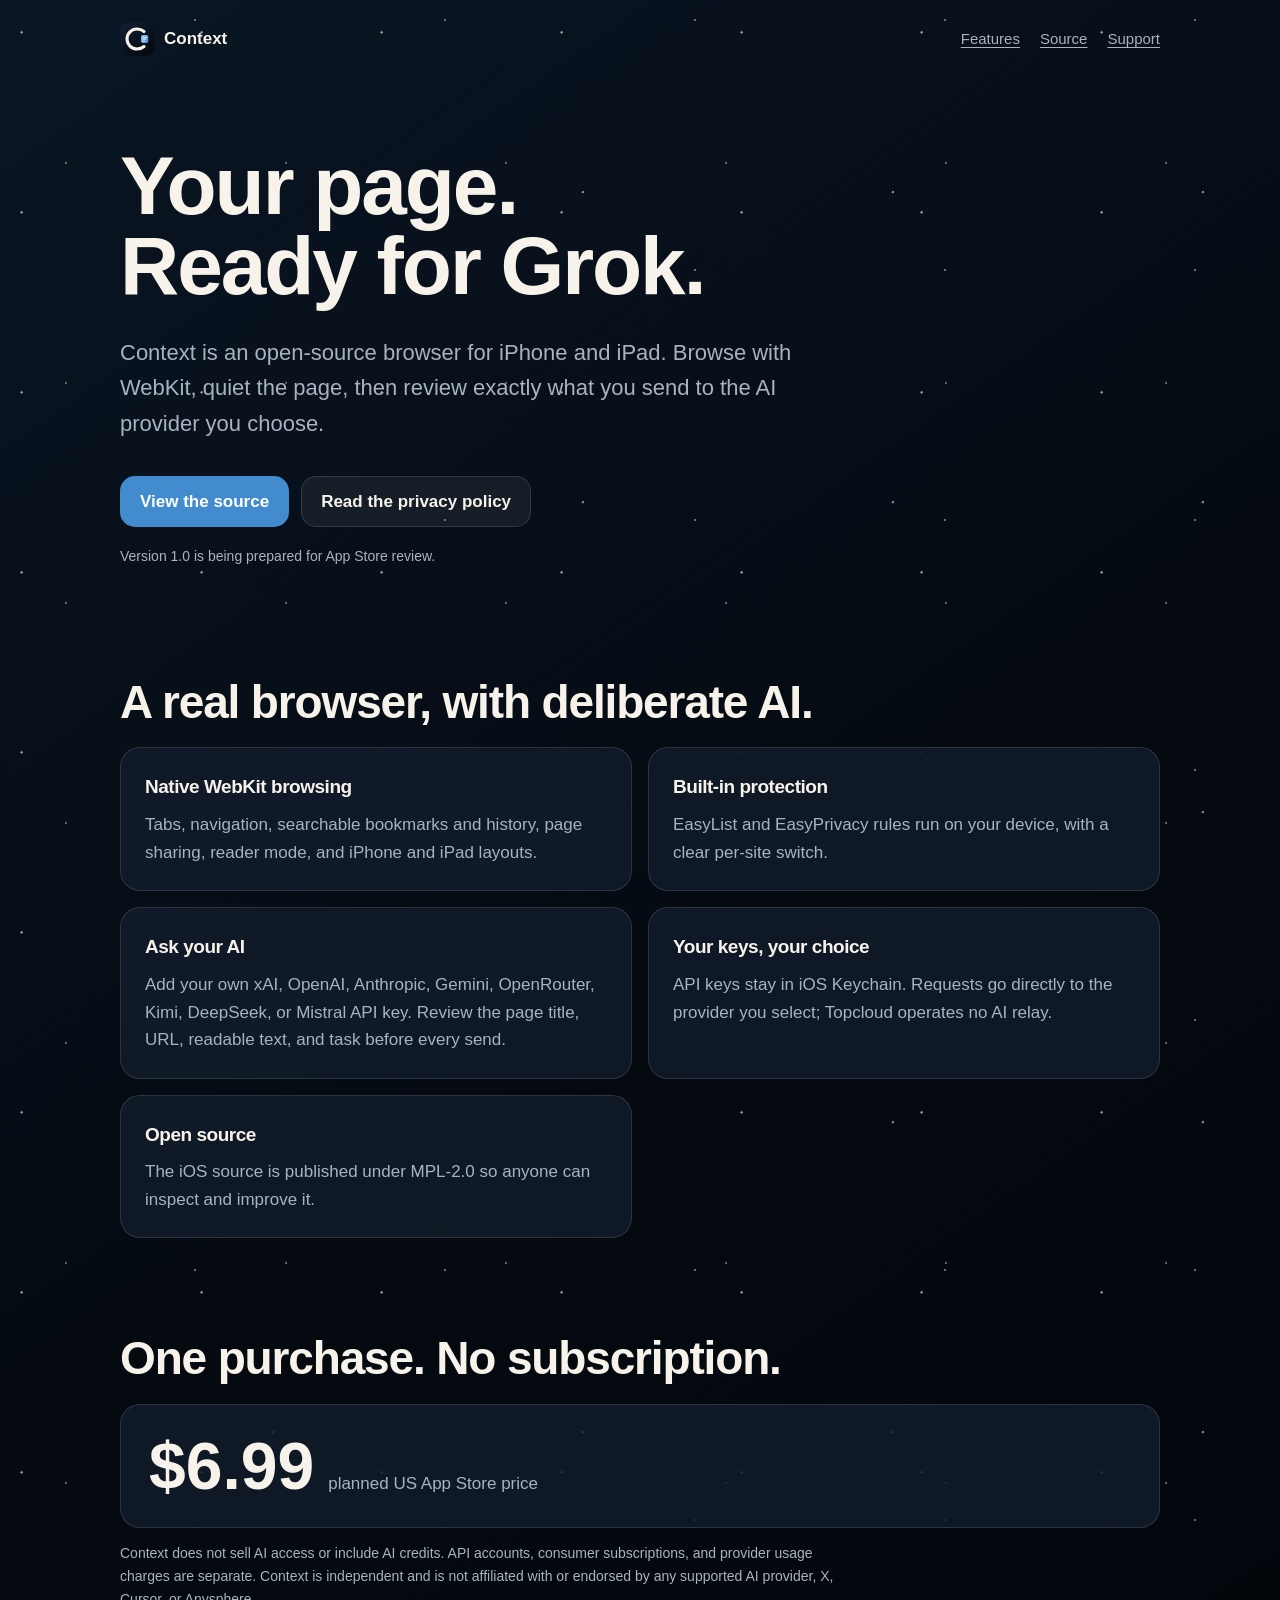
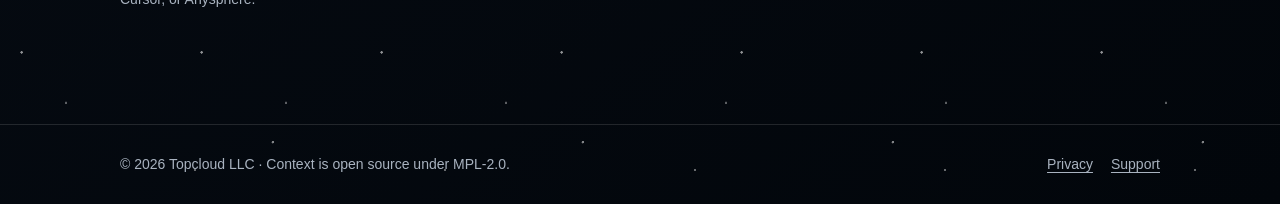
<file: site/index.html>
<!doctype html>
<html lang="en">
<head>
  <meta charset="utf-8">
  <meta name="viewport" content="width=device-width, initial-scale=1">
  <meta name="description" content="Context is an open-source AI browser for iPhone and iPad with on-device protection and bring-your-own provider keys.">
  <title>Context Browser</title>
  <link rel="icon" href="context-mark.svg" type="image/svg+xml">
  <link rel="stylesheet" href="styles.css">
</head>
<body>
  <nav class="wrap" aria-label="Primary">
    <a class="brand" href="./"><img src="context-mark.svg" alt="">Context</a>
    <div class="links">
      <a href="#features">Features</a>
      <a href="https://github.com/perron/context">Source</a>
      <a href="support/">Support</a>
    </div>
  </nav>

  <main class="wrap">
    <div class="hero">
      <h1>Your page.<br>Ready for Grok.</h1>
      <p class="lede">Context is an open-source browser for iPhone and iPad. Browse with WebKit, quiet the page, then review exactly what you send to the AI provider you choose.</p>
      <div class="actions">
        <a class="button" href="https://github.com/perron/context">View the source</a>
        <a class="button secondary" href="privacy/">Read the privacy policy</a>
      </div>
      <p class="status">Version 1.0 is being prepared for App Store review.</p>
    </div>

    <section id="features">
      <h2>A real browser, with deliberate AI.</h2>
      <div class="feature-list">
        <div class="feature"><h3>Native WebKit browsing</h3><p>Tabs, navigation, searchable bookmarks and history, page sharing, reader mode, and iPhone and iPad layouts.</p></div>
        <div class="feature"><h3>Built-in protection</h3><p>EasyList and EasyPrivacy rules run on your device, with a clear per-site switch.</p></div>
        <div class="feature"><h3>Ask your AI</h3><p>Add your own xAI, OpenAI, Anthropic, Gemini, OpenRouter, Kimi, DeepSeek, or Mistral API key. Review the page title, URL, readable text, and task before every send.</p></div>
        <div class="feature"><h3>Your keys, your choice</h3><p>API keys stay in iOS Keychain. Requests go directly to the provider you select; Topcloud operates no AI relay.</p></div>
        <div class="feature"><h3>Open source</h3><p>The iOS source is published under MPL-2.0 so anyone can inspect and improve it.</p></div>
      </div>
    </section>

    <section>
      <h2>One purchase. No subscription.</h2>
      <div class="price"><strong>$6.99</strong><span>planned US App Store price</span></div>
      <p class="fine">Context does not sell AI access or include AI credits. API accounts, consumer subscriptions, and provider usage charges are separate. Context is independent and is not affiliated with or endorsed by any supported AI provider, X, Cursor, or Anysphere.</p>
    </section>
  </main>

  <footer>
    <div class="wrap">
      <span>© 2026 Topcloud LLC · Context is open source under MPL-2.0.</span>
      <span class="legal"><a href="privacy/">Privacy</a><a href="support/">Support</a></span>
    </div>
  </footer>
</body>
</html>
</file>
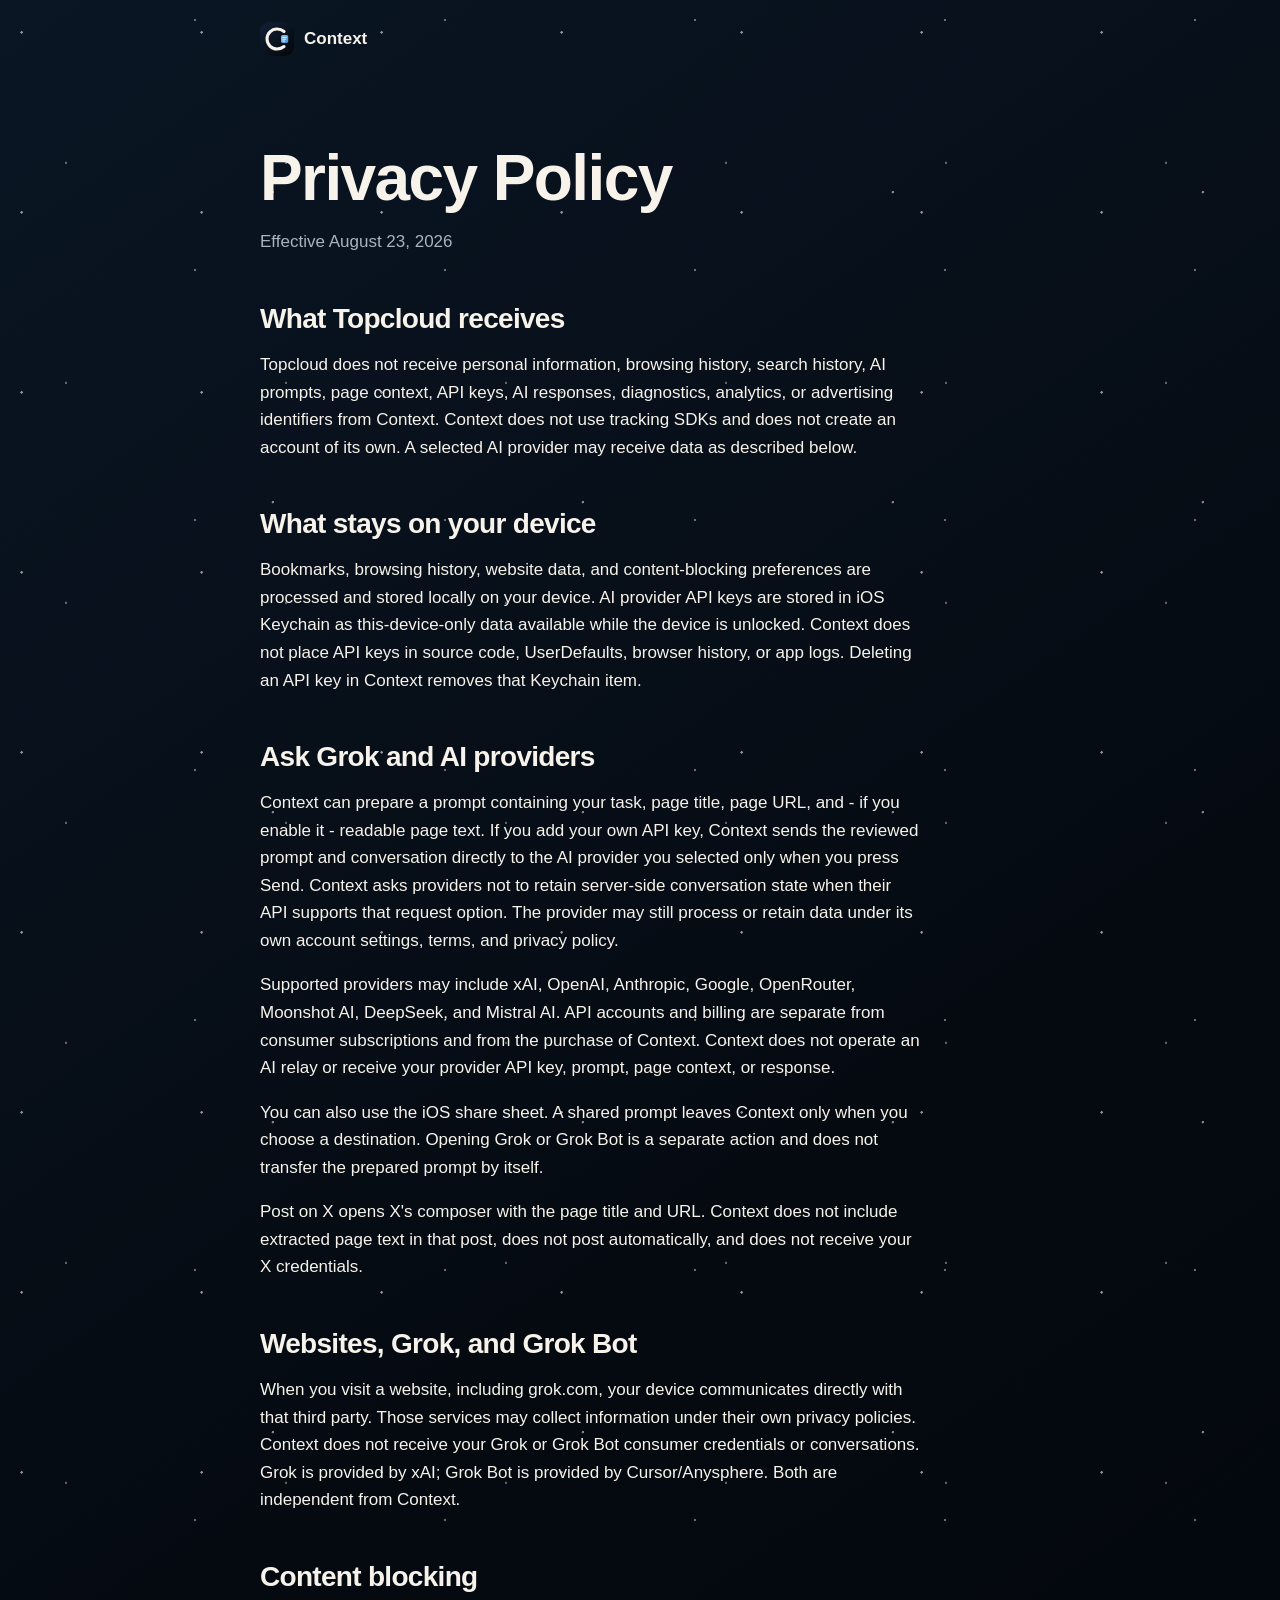
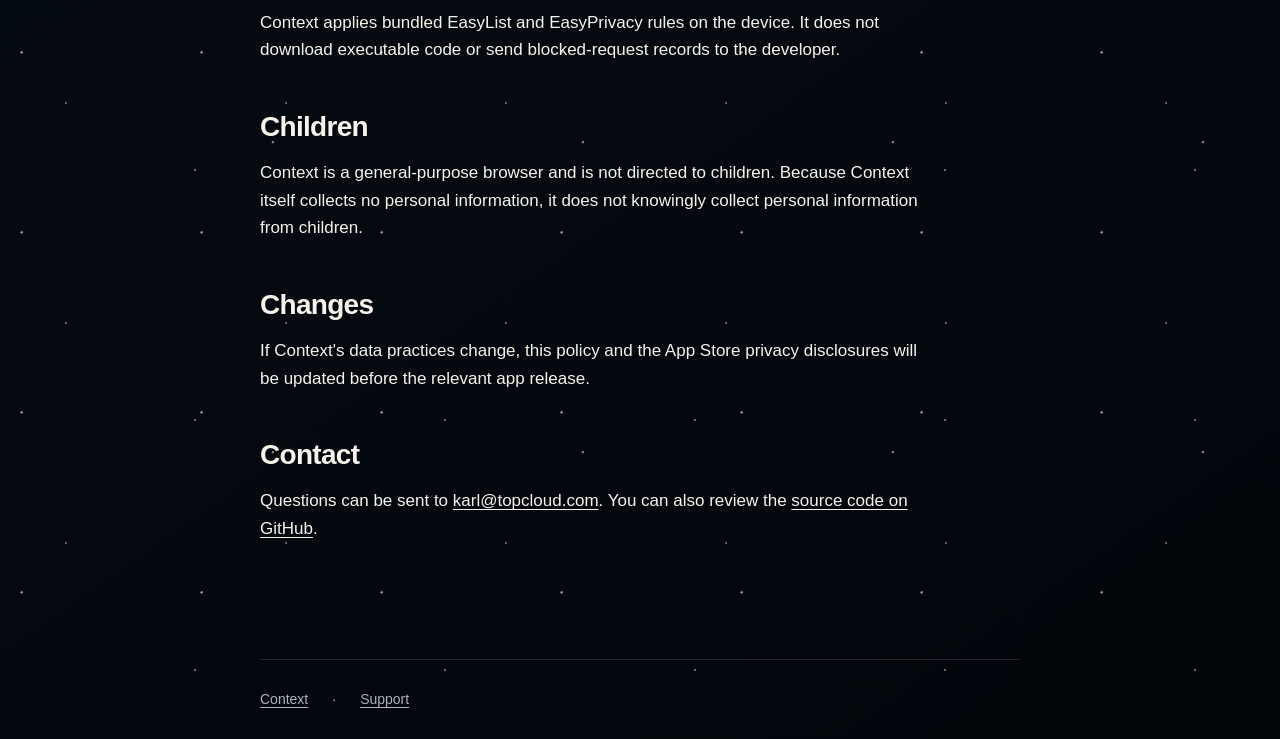
<file: site/privacy/index.html>
<!doctype html>
<html lang="en">
<head>
  <meta charset="utf-8">
  <meta name="viewport" content="width=device-width, initial-scale=1">
  <meta name="description" content="Privacy policy for the Context iOS browser.">
  <title>Privacy Policy · Context</title>
  <link rel="icon" href="../context-mark.svg" type="image/svg+xml">
  <link rel="stylesheet" href="../styles.css">
</head>
<body>
  <nav class="narrow"><a class="brand" href="../"><img src="../context-mark.svg" alt="">Context</a></nav>
  <main class="narrow article">
    <h1>Privacy Policy</h1>
    <p class="updated">Effective August 23, 2026</p>

    <h2>What Topcloud receives</h2>
    <p>Topcloud does not receive personal information, browsing history, search history, AI prompts, page context, API keys, AI responses, diagnostics, analytics, or advertising identifiers from Context. Context does not use tracking SDKs and does not create an account of its own. A selected AI provider may receive data as described below.</p>

    <h2>What stays on your device</h2>
    <p>Bookmarks, browsing history, website data, and content-blocking preferences are processed and stored locally on your device. AI provider API keys are stored in iOS Keychain as this-device-only data available while the device is unlocked. Context does not place API keys in source code, UserDefaults, browser history, or app logs. Deleting an API key in Context removes that Keychain item.</p>

    <h2>Ask Grok and AI providers</h2>
    <p>Context can prepare a prompt containing your task, page title, page URL, and - if you enable it - readable page text. If you add your own API key, Context sends the reviewed prompt and conversation directly to the AI provider you selected only when you press Send. Context asks providers not to retain server-side conversation state when their API supports that request option. The provider may still process or retain data under its own account settings, terms, and privacy policy.</p>
    <p>Supported providers may include xAI, OpenAI, Anthropic, Google, OpenRouter, Moonshot AI, DeepSeek, and Mistral AI. API accounts and billing are separate from consumer subscriptions and from the purchase of Context. Context does not operate an AI relay or receive your provider API key, prompt, page context, or response.</p>
    <p>You can also use the iOS share sheet. A shared prompt leaves Context only when you choose a destination. Opening Grok or Grok Bot is a separate action and does not transfer the prepared prompt by itself.</p>
    <p>Post on X opens X's composer with the page title and URL. Context does not include extracted page text in that post, does not post automatically, and does not receive your X credentials.</p>

    <h2>Websites, Grok, and Grok Bot</h2>
    <p>When you visit a website, including grok.com, your device communicates directly with that third party. Those services may collect information under their own privacy policies. Context does not receive your Grok or Grok Bot consumer credentials or conversations. Grok is provided by xAI; Grok Bot is provided by Cursor/Anysphere. Both are independent from Context.</p>

    <h2>Content blocking</h2>
    <p>Context applies bundled EasyList and EasyPrivacy rules on the device. It does not download executable code or send blocked-request records to the developer.</p>

    <h2>Children</h2>
    <p>Context is a general-purpose browser and is not directed to children. Because Context itself collects no personal information, it does not knowingly collect personal information from children.</p>

    <h2>Changes</h2>
    <p>If Context's data practices change, this policy and the App Store privacy disclosures will be updated before the relevant app release.</p>

    <h2>Contact</h2>
    <p>Questions can be sent to <a href="mailto:karl@topcloud.com">karl@topcloud.com</a>. You can also review the <a href="https://github.com/perron/context">source code on GitHub</a>.</p>
  </main>
  <footer class="narrow"><a href="../">Context</a> · <a href="../support/">Support</a></footer>
</body>
</html>
</file>
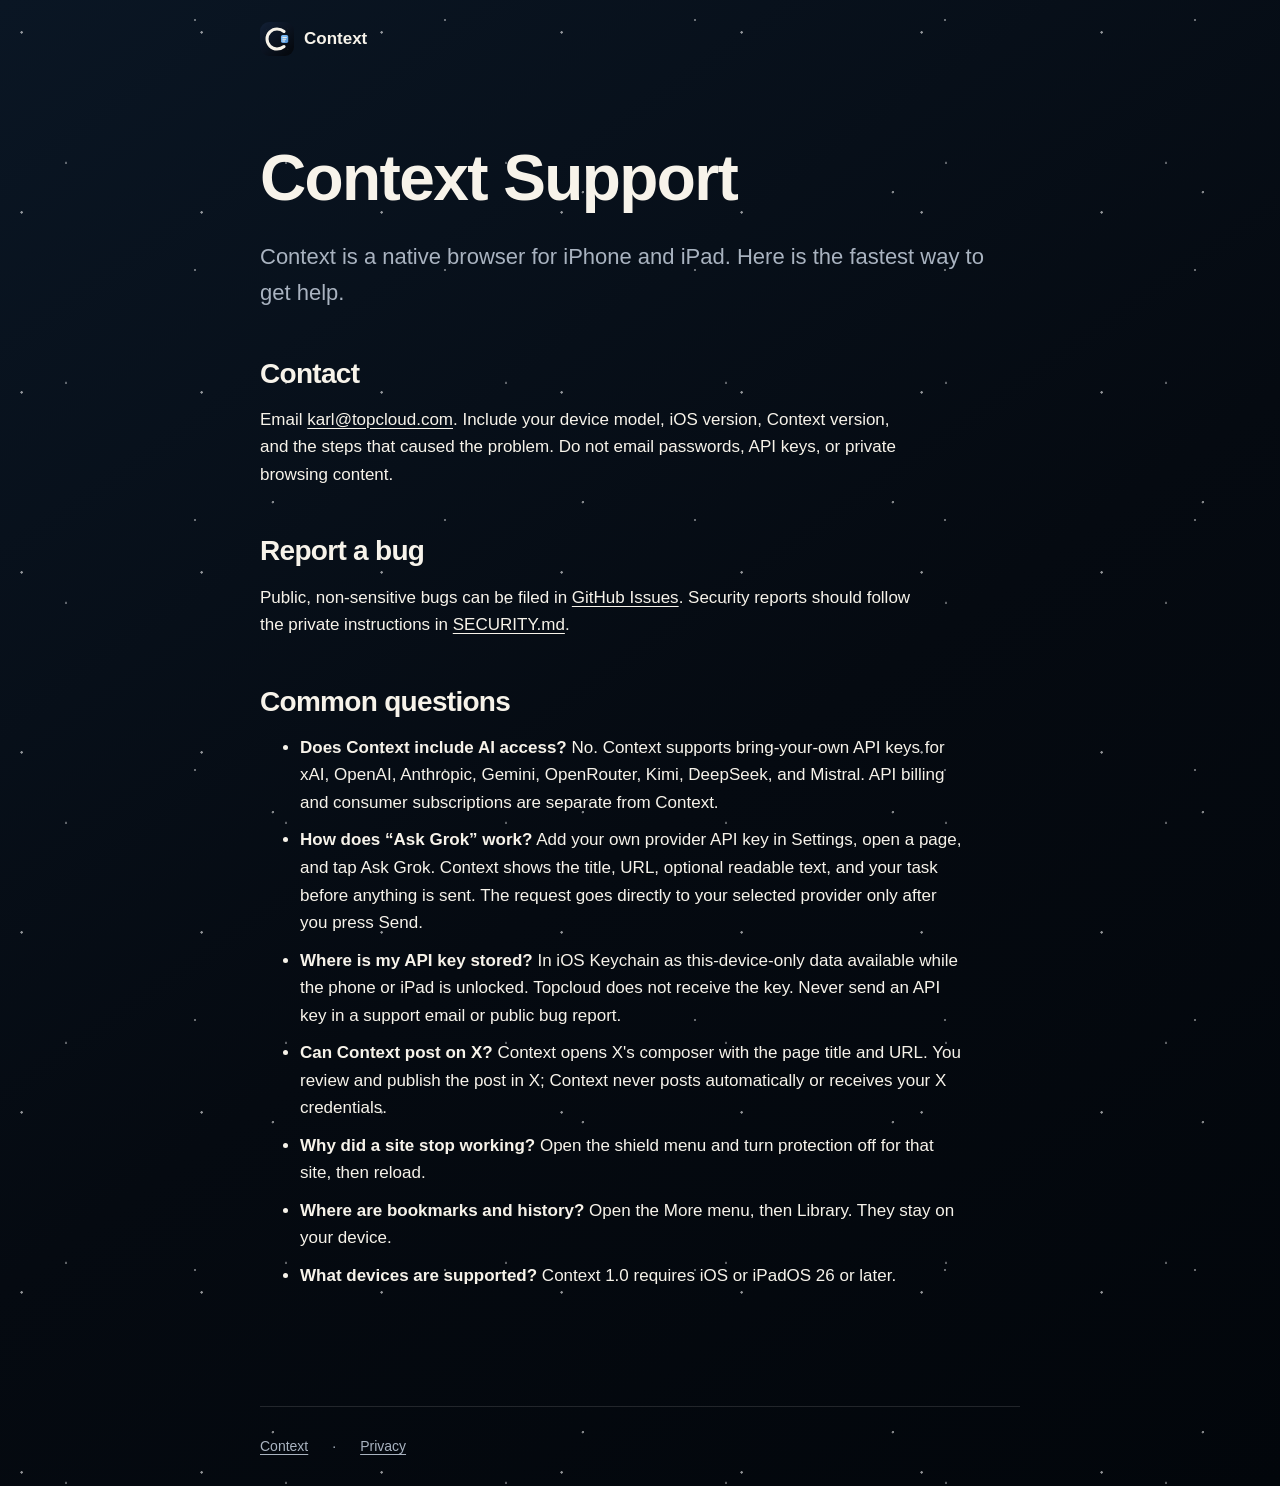
<file: site/support/index.html>
<!doctype html>
<html lang="en">
<head>
  <meta charset="utf-8">
  <meta name="viewport" content="width=device-width, initial-scale=1">
  <meta name="description" content="Support for the Context iOS browser.">
  <title>Support · Context</title>
  <link rel="icon" href="../context-mark.svg" type="image/svg+xml">
  <link rel="stylesheet" href="../styles.css">
</head>
<body>
  <nav class="narrow"><a class="brand" href="../"><img src="../context-mark.svg" alt="">Context</a></nav>
  <main class="narrow article">
    <h1>Context Support</h1>
    <p class="lede">Context is a native browser for iPhone and iPad. Here is the fastest way to get help.</p>

    <h2>Contact</h2>
    <p>Email <a href="mailto:karl@topcloud.com?subject=Context%20Support">karl@topcloud.com</a>. Include your device model, iOS version, Context version, and the steps that caused the problem. Do not email passwords, API keys, or private browsing content.</p>

    <h2>Report a bug</h2>
    <p>Public, non-sensitive bugs can be filed in <a href="https://github.com/perron/context/issues">GitHub Issues</a>. Security reports should follow the private instructions in <a href="https://github.com/perron/context/blob/main/SECURITY.md">SECURITY.md</a>.</p>

    <h2>Common questions</h2>
    <ul>
      <li><strong>Does Context include AI access?</strong> No. Context supports bring-your-own API keys for xAI, OpenAI, Anthropic, Gemini, OpenRouter, Kimi, DeepSeek, and Mistral. API billing and consumer subscriptions are separate from Context.</li>
      <li><strong>How does “Ask Grok” work?</strong> Add your own provider API key in Settings, open a page, and tap Ask Grok. Context shows the title, URL, optional readable text, and your task before anything is sent. The request goes directly to your selected provider only after you press Send.</li>
      <li><strong>Where is my API key stored?</strong> In iOS Keychain as this-device-only data available while the phone or iPad is unlocked. Topcloud does not receive the key. Never send an API key in a support email or public bug report.</li>
      <li><strong>Can Context post on X?</strong> Context opens X's composer with the page title and URL. You review and publish the post in X; Context never posts automatically or receives your X credentials.</li>
      <li><strong>Why did a site stop working?</strong> Open the shield menu and turn protection off for that site, then reload.</li>
      <li><strong>Where are bookmarks and history?</strong> Open the More menu, then Library. They stay on your device.</li>
      <li><strong>What devices are supported?</strong> Context 1.0 requires iOS or iPadOS 26 or later.</li>
    </ul>
  </main>
  <footer class="narrow"><a href="../">Context</a> · <a href="../privacy/">Privacy</a></footer>
</body>
</html>
</file>
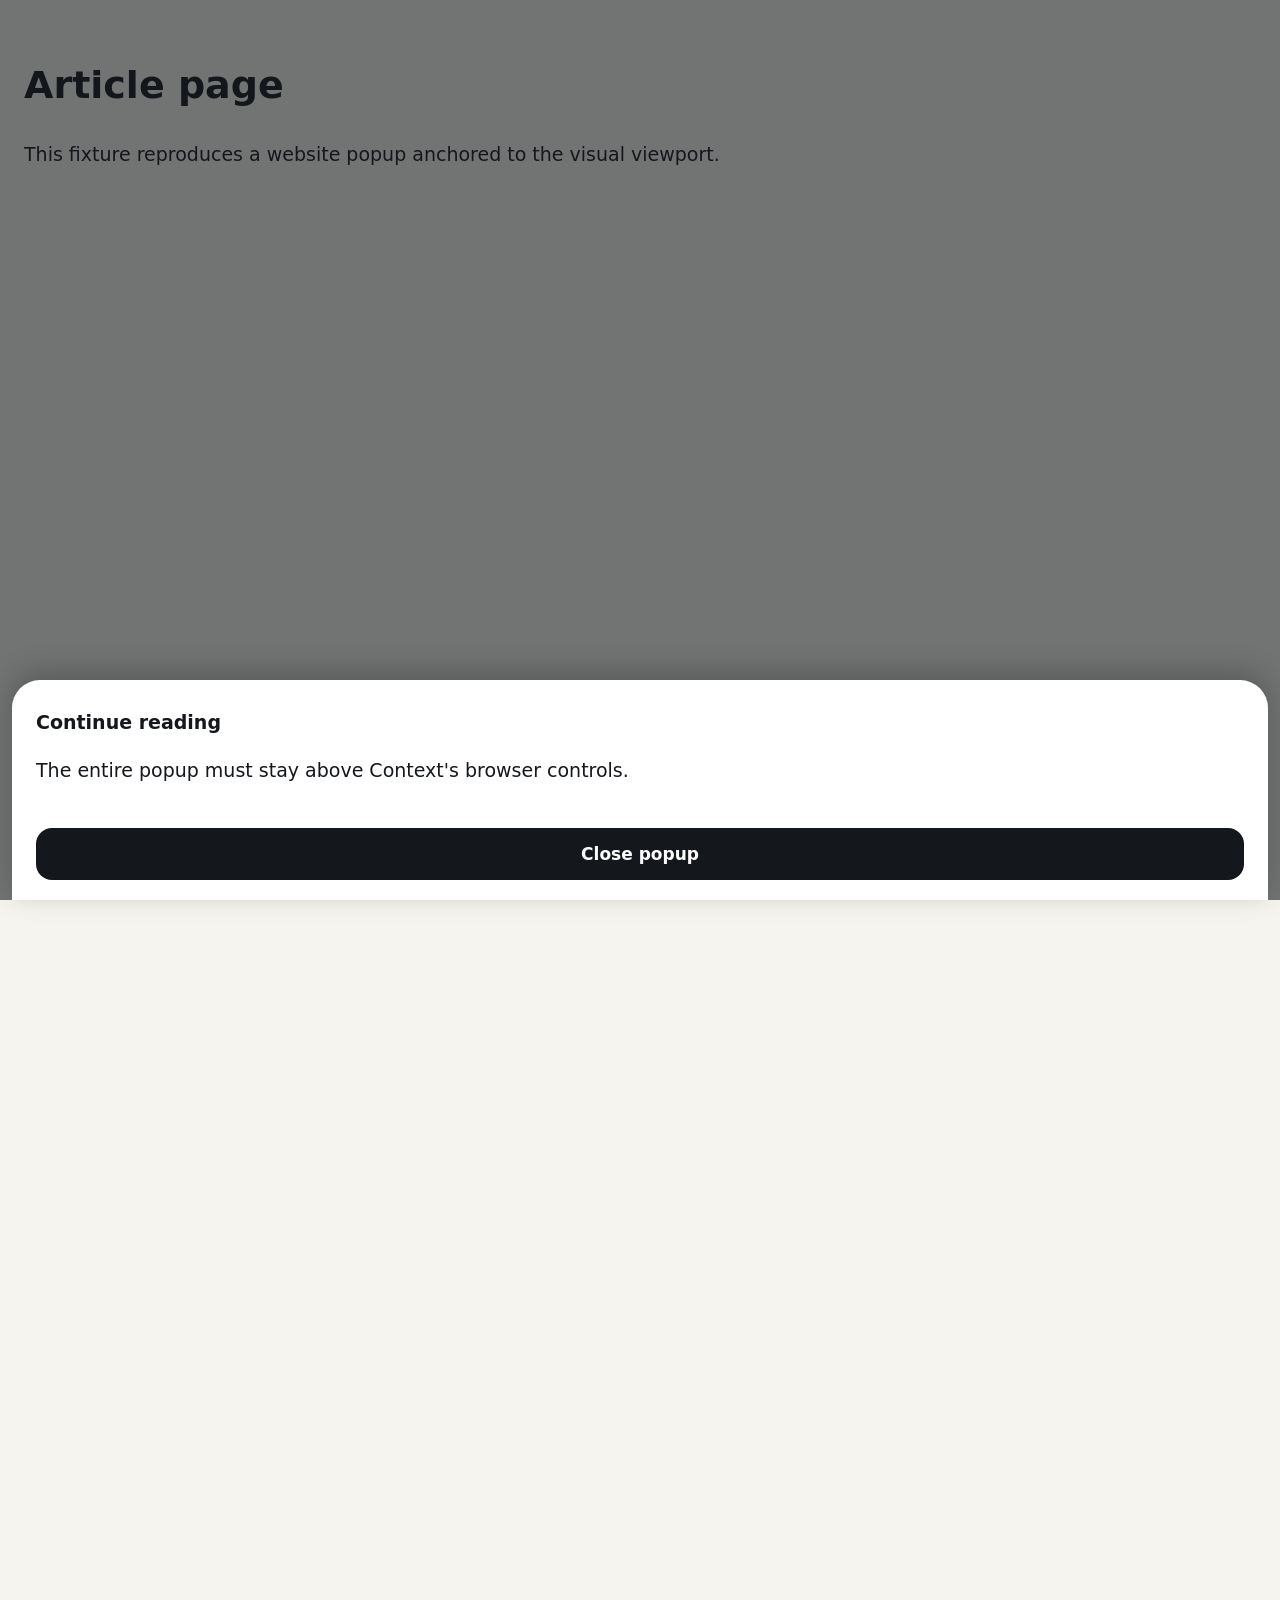
<file: app/Resources/BottomPopupFixture.html>
<!--
  This Source Code Form is subject to the terms of the Mozilla Public
  License, v. 2.0. If a copy of the MPL was not distributed with this
  file, You can obtain one at https://mozilla.org/MPL/2.0/.
-->
<!doctype html>
<html lang="en">
<head>
  <meta charset="utf-8">
  <meta name="viewport" content="width=device-width, initial-scale=1">
  <title>Fixed bottom popup test</title>
  <style>
    * {
      box-sizing: border-box;
    }

    body {
      min-height: 180vh;
      margin: 0;
      padding: 32px 24px;
      background: #f6f4ee;
      color: #14171c;
      font: 19px/1.5 system-ui;
    }

    .backdrop {
      position: fixed;
      inset: 0;
      background: rgb(20 23 28 / 58%);
    }

    .popup {
      position: fixed;
      right: 12px;
      bottom: 0;
      left: 12px;
      min-height: 220px;
      padding: 28px 24px 20px;
      border-radius: 28px 28px 0 0;
      background: white;
      box-shadow: 0 -8px 30px rgb(0 0 0 / 22%);
    }

    button {
      position: absolute;
      right: 24px;
      bottom: 20px;
      left: 24px;
      min-height: 52px;
      border: 0;
      border-radius: 16px;
      background: #14171c;
      color: white;
      font: 700 17px system-ui;
    }
  </style>
</head>
<body>
  <h1>Article page</h1>
  <p>This fixture reproduces a website popup anchored to the visual viewport.</p>
  <div class="backdrop"></div>
  <section class="popup" aria-label="Subscription popup">
    <strong>Continue reading</strong>
    <p>The entire popup must stay above Context's browser controls.</p>
    <button type="button" aria-label="Fixture popup close">Close popup</button>
  </section>
</body>
</html>
</file>
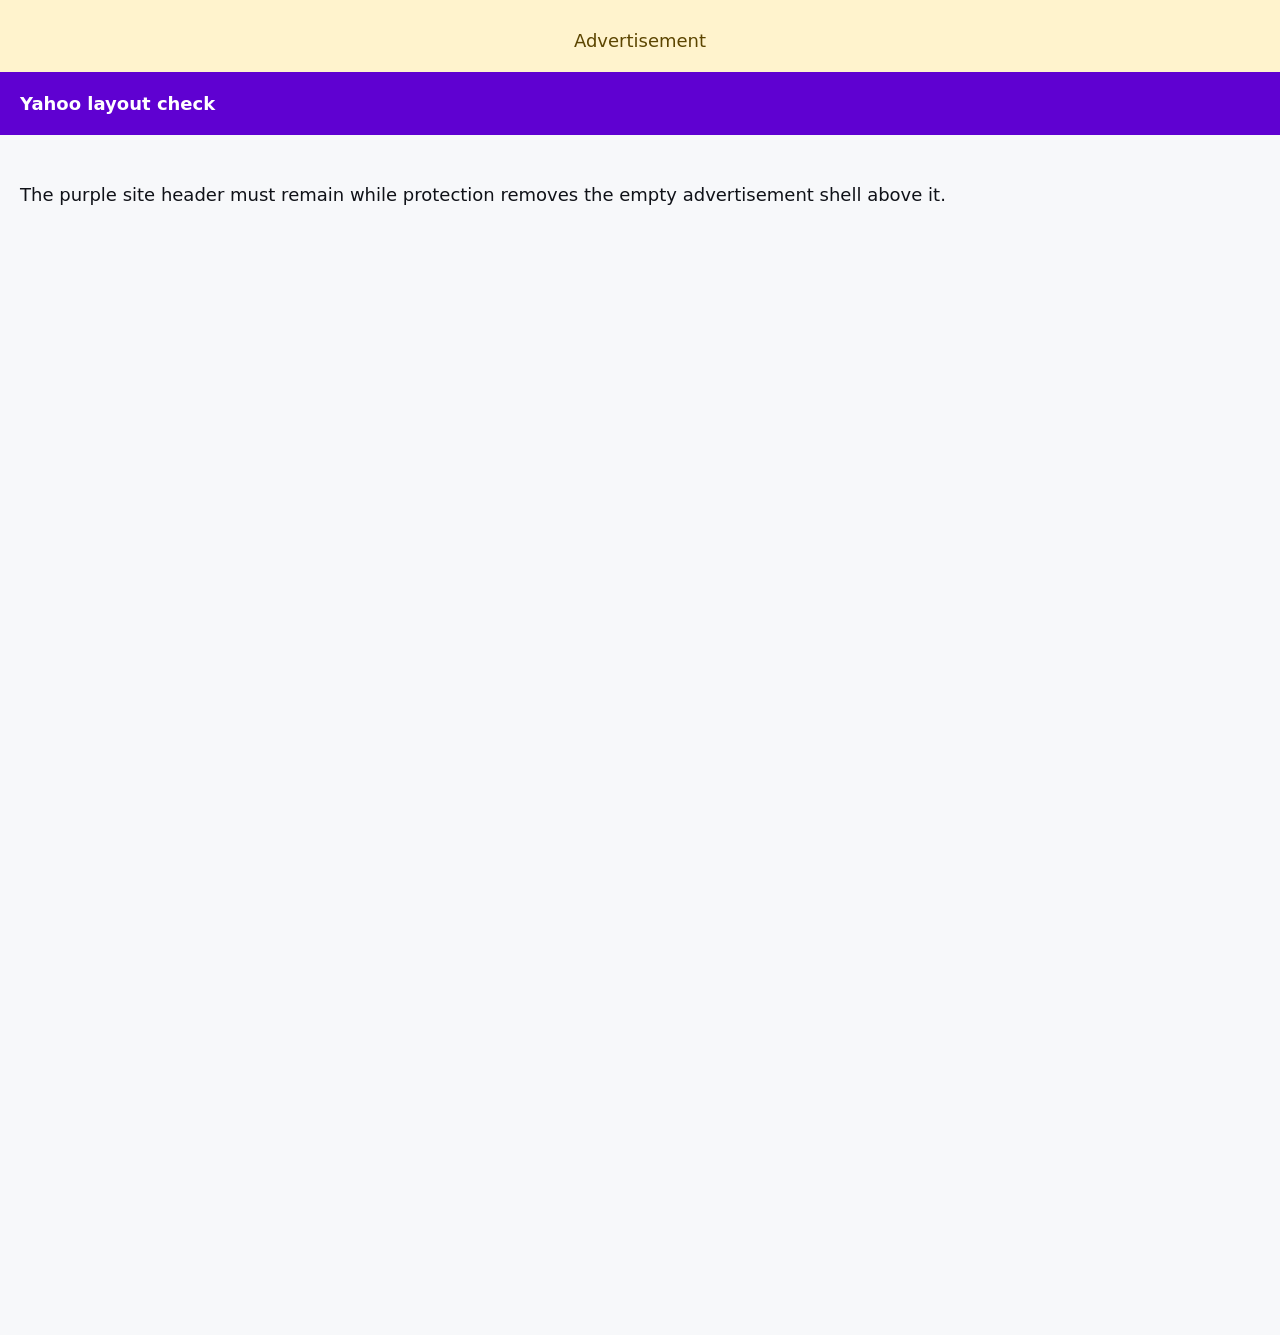
<file: app/Resources/CosmeticBlockingFixture.html>
<!--
  This Source Code Form is subject to the terms of the Mozilla Public
  License, v. 2.0. If a copy of the MPL was not distributed with this
  file, You can obtain one at https://mozilla.org/MPL/2.0/.
-->
<!doctype html>
<html lang="en">
<head>
  <meta charset="utf-8">
  <meta name="viewport" content="width=device-width, initial-scale=1">
  <title>Yahoo layout check</title>
  <style>
    * {
      box-sizing: border-box;
    }

    body {
      margin: 0;
      background: #f7f8fa;
      color: #101218;
      font: 18px/1.5 system-ui;
    }

    .cls-ad-top-center {
      display: flex !important;
      align-items: center;
      justify-content: center;
      position: sticky;
      top: 0;
      z-index: 3;
      height: 72px;
      padding-top: 8px;
      background: #fff3cd;
      color: #5c4500;
      text-align: center;
    }

    header {
      position: sticky;
      top: 0;
      z-index: 2;
      padding: 18px 20px;
      background: #5f01d1;
      color: white;
      font-weight: 700;
    }

    main {
      min-height: 1200px;
      padding: 28px 20px;
    }
  </style>
</head>
<body>
  <div
    class="cls-ad-top-center"
    role="region"
    aria-label="Yahoo advertisement shell"
  >
    Advertisement
  </div>
  <header>Yahoo layout check</header>
  <main>
    <p>
      The purple site header must remain while protection removes the empty
      advertisement shell above it.
    </p>
  </main>
</body>
</html>
</file>
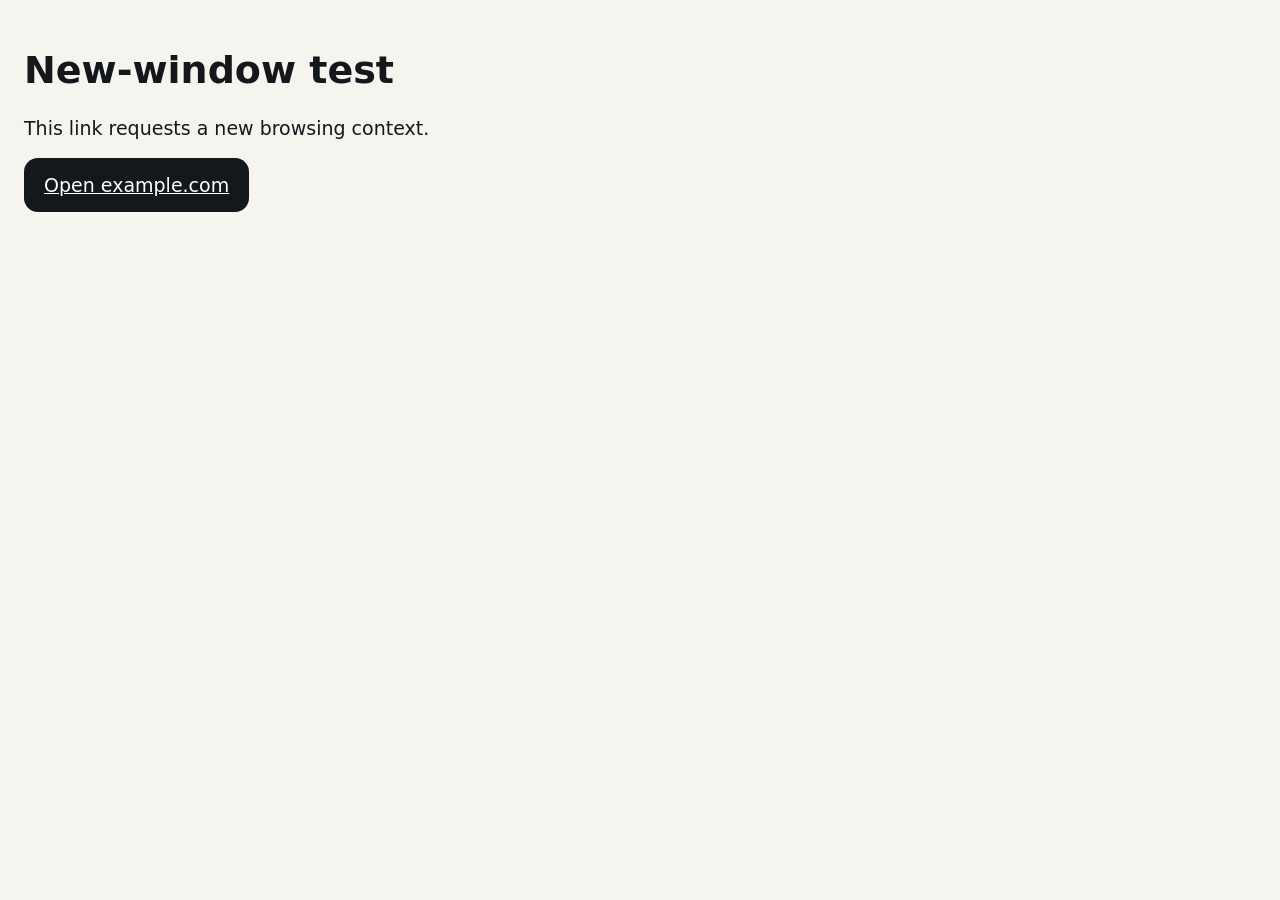
<file: app/Resources/TargetBlankFixture.html>
<!--
  This Source Code Form is subject to the terms of the Mozilla Public
  License, v. 2.0. If a copy of the MPL was not distributed with this
  file, You can obtain one at https://mozilla.org/MPL/2.0/.
-->
<!doctype html>
<html lang="en">
<head>
  <meta charset="utf-8">
  <meta name="viewport" content="width=device-width, initial-scale=1">
  <title>Context navigation test</title>
  <style>
    body {
      margin: 48px 24px;
      background: #f6f4ee;
      color: #14171c;
      font: 19px system-ui;
    }

    a {
      display: inline-block;
      padding: 16px 20px;
      border-radius: 14px;
      background: #14171c;
      color: white;
    }
  </style>
</head>
<body>
  <h1>New-window test</h1>
  <p>This link requests a new browsing context.</p>
  <a href="https://example.com/" target="_blank" rel="noopener">Open example.com</a>
</body>
</html>
</file>
<file: site/styles.css>
:root {
  color-scheme: dark;
  --night: #050a11;
  --night-raised: #111822;
  --card: rgba(19, 29, 43, 0.82);
  --text: #f7f3ea;
  --muted: #a9b3c0;
  --line: rgba(255, 255, 255, 0.12);
  --accent: #70b3f0;
  --accent-strong: #438bcf;
}

* { box-sizing: border-box; }
html { scroll-behavior: smooth; }
body {
  min-height: 100vh;
  margin: 0;
  background:
    radial-gradient(circle at 12% 18%, rgba(255,255,255,.55) 0 1px, transparent 1.5px),
    radial-gradient(circle at 78% 8%, rgba(255,255,255,.4) 0 1px, transparent 1.5px),
    radial-gradient(circle at 30% 74%, rgba(255,255,255,.35) 0 1px, transparent 1.5px),
    radial-gradient(circle at 88% 62%, rgba(255,255,255,.5) 0 1px, transparent 1.5px),
    linear-gradient(145deg, #0a1624 0%, var(--night) 54%, #02060b 100%);
  background-size: 180px 180px, 250px 250px, 220px 220px, 310px 310px, auto;
  color: var(--text);
  font: 17px/1.62 -apple-system, BlinkMacSystemFont, "SF Pro Text", "Helvetica Neue", sans-serif;
  -webkit-font-smoothing: antialiased;
}

a { color: inherit; text-underline-offset: .2em; }
a:focus-visible, button:focus-visible { outline: 3px solid var(--accent); outline-offset: 4px; }
.wrap { width: min(100% - 40px, 1040px); margin-inline: auto; }
.narrow { width: min(100% - 40px, 760px); margin-inline: auto; }
nav { display: flex; align-items: center; gap: 22px; padding-block: 22px; }
.brand { display: inline-flex; align-items: center; gap: 10px; font-weight: 760; text-decoration: none; }
.brand img { width: 34px; height: 34px; border-radius: 9px; }
.links { display: flex; gap: 20px; margin-left: auto; font-size: 15px; color: var(--muted); }
main { padding-block: 68px 100px; }
.hero { max-width: 820px; }
h1, h2, h3 { letter-spacing: -.025em; text-wrap: balance; }
h1 { margin: 0; font-size: clamp(46px, 8vw, 82px); line-height: .98; font-weight: 760; }
h2 { margin: 0 0 20px; font-size: clamp(30px, 5vw, 46px); line-height: 1.08; }
h3 { margin: 0 0 8px; font-size: 19px; }
.lede { max-width: 700px; margin: 28px 0 0; color: var(--muted); font-size: clamp(18px, 2.5vw, 22px); }
.actions { display: flex; flex-wrap: wrap; gap: 12px; margin-top: 34px; }
.button {
  display: inline-flex;
  align-items: center;
  min-height: 50px;
  padding: 11px 19px;
  border: 1px solid transparent;
  border-radius: 15px;
  background: var(--accent-strong);
  color: white;
  font-weight: 680;
  text-decoration: none;
}
.button.secondary { background: rgba(255,255,255,.06); border-color: var(--line); color: var(--text); }
.status { margin-top: 18px; color: var(--muted); font-size: 14px; }
section { padding-top: 96px; }
.feature-list { display: grid; grid-template-columns: repeat(2, 1fr); gap: 16px; }
.feature { padding: 24px; border: 1px solid var(--line); border-radius: 20px; background: var(--card); backdrop-filter: blur(18px); }
.feature p { margin: 0; color: var(--muted); }
.price { display: flex; align-items: baseline; gap: 14px; padding: 28px; border: 1px solid var(--line); border-radius: 20px; background: var(--card); }
.price strong { font-size: clamp(42px, 7vw, 66px); line-height: 1; }
.price span, .fine, .updated { color: var(--muted); }
.fine { max-width: 720px; font-size: 14px; }
.article h1 { font-size: clamp(42px, 8vw, 64px); line-height: 1.02; }
.article h2 { margin: 48px 0 10px; font-size: 28px; }
.article p, .article li { max-width: 70ch; }
.article li + li { margin-top: 10px; }
footer { padding-block: 28px; border-top: 1px solid var(--line); color: var(--muted); font-size: 14px; }
footer .wrap, footer.narrow { display: flex; flex-wrap: wrap; gap: 16px 24px; }
footer .legal { margin-left: auto; display: flex; gap: 18px; }

@media (max-width: 650px) {
  main { padding-top: 44px; }
  .links a:first-child { display: none; }
  .feature-list { grid-template-columns: 1fr; }
  footer .legal { margin-left: 0; }
}
</file>
